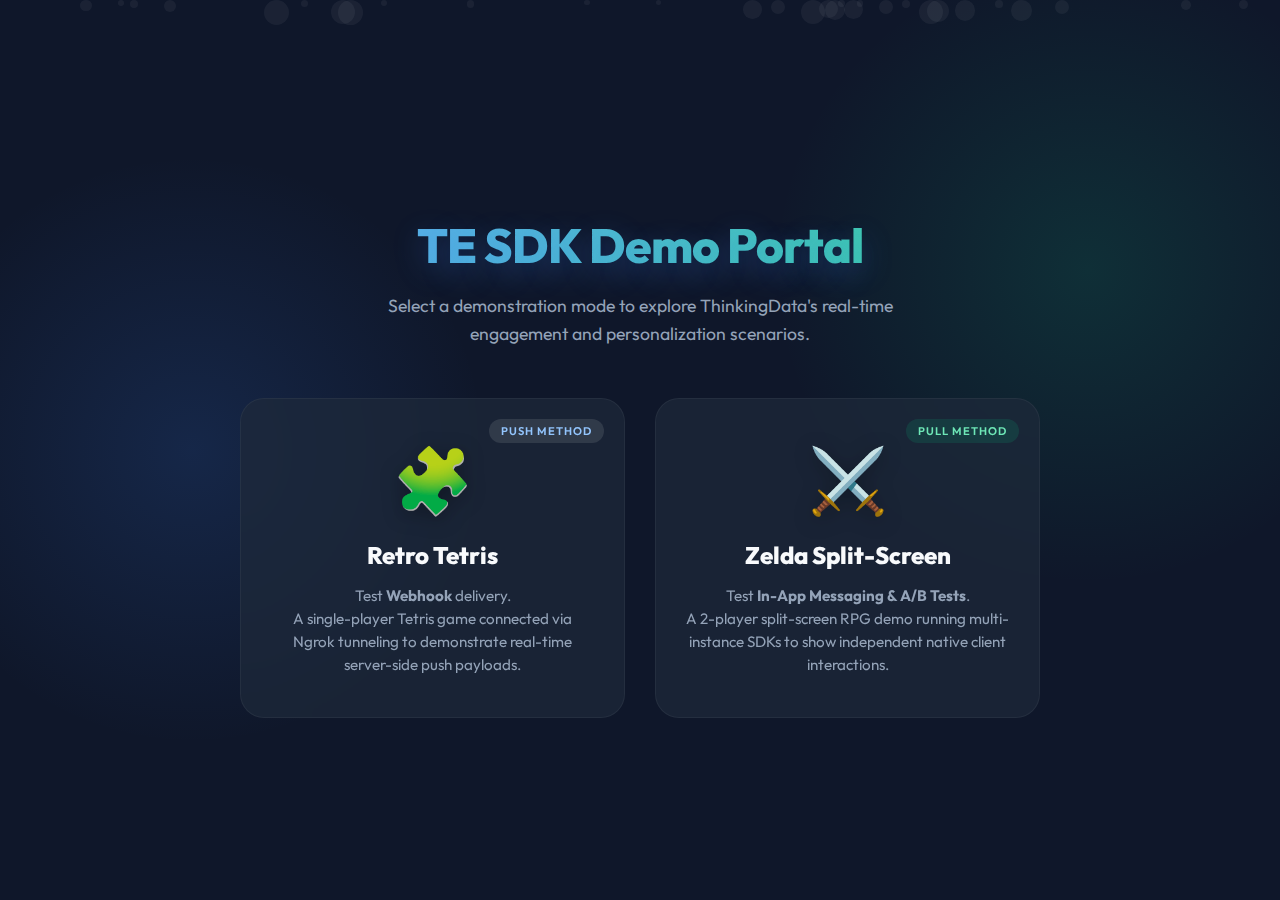
<file: index.html>
<!DOCTYPE html>
<html lang="en">

<head>
    <meta charset="UTF-8">
    <meta name="viewport" content="width=device-width, initial-scale=1.0, maximum-scale=1.0, user-scalable=no">
    <title>TE SDK Demo Portal</title>
    <link href="https://fonts.googleapis.com/css2?family=Press+Start+2P&family=Outfit:wght@400;600;800&display=swap"
        rel="stylesheet">
    <style>
        :root {
            --bg-color: #0f172a;
            --text-main: #f8fafc;
            --text-muted: #94a3b8;
            --accent-primary: #3b82f6;
            --accent-secondary: #10b981;
            --card-bg: rgba(30, 41, 59, 0.7);
        }

        body {
            margin: 0;
            padding: 0;
            background-color: var(--bg-color);
            background-image:
                radial-gradient(circle at 15% 50%, rgba(59, 130, 246, 0.15), transparent 25%),
                radial-gradient(circle at 85% 30%, rgba(16, 185, 129, 0.15), transparent 25%);
            color: var(--text-main);
            font-family: 'Outfit', sans-serif;
            min-height: 100vh;
            display: flex;
            flex-direction: column;
            align-items: center;
            justify-content: center;
            overflow-x: hidden;
        }

        .portal-container {
            max-width: 800px;
            width: 90%;
            text-align: center;
            z-index: 10;
        }

        h1 {
            font-size: 3rem;
            font-weight: 800;
            margin-bottom: 10px;
            background: linear-gradient(135deg, #60a5fa, #34d399);
            -webkit-background-clip: text;
            -webkit-text-fill-color: transparent;
            text-shadow: 0 10px 30px rgba(59, 130, 246, 0.3);
            letter-spacing: -1px;
        }

        p.subtitle {
            font-size: 1.1rem;
            color: var(--text-muted);
            margin-bottom: 50px;
            line-height: 1.6;
            max-width: 600px;
            margin-left: auto;
            margin-right: auto;
        }

        .cards-grid {
            display: grid;
            grid-template-columns: repeat(auto-fit, minmax(300px, 1fr));
            gap: 30px;
            margin-top: 20px;
        }

        .mode-card {
            background: var(--card-bg);
            border: 1px solid rgba(255, 255, 255, 0.05);
            border-radius: 24px;
            padding: 40px 30px;
            text-decoration: none;
            color: var(--text-main);
            transition: all 0.4s cubic-bezier(0.175, 0.885, 0.32, 1.275);
            display: flex;
            flex-direction: column;
            align-items: center;
            backdrop-filter: blur(12px);
            position: relative;
            overflow: hidden;
        }

        .mode-card::before {
            content: '';
            position: absolute;
            top: 0;
            left: 0;
            right: 0;
            height: 4px;
            background: var(--accent-primary);
            opacity: 0;
            transition: opacity 0.3s ease;
        }

        .mode-card:hover {
            transform: translateY(-10px);
            box-shadow: 0 20px 40px rgba(0, 0, 0, 0.4);
            border-color: rgba(255, 255, 255, 0.1);
        }

        .mode-card:hover::before {
            opacity: 1;
        }

        .mode-card.webhook::before {
            background: var(--accent-primary);
        }

        .mode-card.client::before {
            background: var(--accent-secondary);
        }

        .card-icon {
            font-size: 4rem;
            margin-bottom: 20px;
            filter: drop-shadow(0 4px 10px rgba(0, 0, 0, 0.3));
        }

        .card-title {
            font-size: 1.5rem;
            font-weight: 800;
            margin-bottom: 15px;
        }

        .card-desc {
            color: var(--text-muted);
            font-size: 0.95rem;
            line-height: 1.5;
        }

        .card-badge {
            position: absolute;
            top: 20px;
            right: 20px;
            background: rgba(255, 255, 255, 0.1);
            padding: 5px 12px;
            border-radius: 20px;
            font-size: 0.7rem;
            font-weight: 600;
            letter-spacing: 1px;
            text-transform: uppercase;
        }

        .badge-webhook {
            color: #93c5fd;
        }

        .badge-client {
            color: #6ee7b7;
            background: rgba(16, 185, 129, 0.15);
        }

        /* Animated background particles */
        .particles {
            position: absolute;
            inset: 0;
            overflow: hidden;
            pointer-events: none;
            z-index: 0;
        }

        .particle {
            position: absolute;
            background: rgba(255, 255, 255, 0.05);
            border-radius: 50%;
            animation: float 20s infinite linear;
        }

        @keyframes float {
            0% {
                transform: translateY(100vh) scale(0);
                opacity: 0;
            }

            20% {
                opacity: 1;
            }

            80% {
                opacity: 1;
            }

            100% {
                transform: translateY(-100px) scale(2);
                opacity: 0;
            }
        }

        @media (max-width: 600px) {
            h1 {
                font-size: 2.2rem;
            }

            .mode-card {
                padding: 30px 20px;
            }
        }
    </style>
</head>

<body>
    <div class="particles" id="particles"></div>

    <div class="portal-container">
        <h1>TE SDK Demo Portal</h1>
        <p class="subtitle">Select a demonstration mode to explore ThinkingData's real-time engagement and
            personalization scenarios.</p>

        <div class="cards-grid">
            <!-- Webhook Mode -->
            <a href="webhook-test.html" class="mode-card webhook">
                <div class="card-badge badge-webhook">Push Method</div>
                <div class="card-icon">🧩</div>
                <div class="card-title">Retro Tetris</div>
                <div class="card-desc">
                    Test <strong>Webhook</strong> delivery.<br>
                    A single-player Tetris game connected via Ngrok tunneling to demonstrate real-time server-side push
                    payloads.
                </div>
            </a>

            <!-- Client A/B Test Mode -->
            <a href="client-test.html" class="mode-card client">
                <div class="card-badge badge-client">Pull Method</div>
                <div class="card-icon">⚔️</div>
                <div class="card-title">Zelda Split-Screen</div>
                <div class="card-desc">
                    Test <strong>In-App Messaging & A/B Tests</strong>.<br>
                    A 2-player split-screen RPG demo running multi-instance SDKs to show independent native client
                    interactions.
                </div>
            </a>
        </div>
    </div>

    <script>
        // Simple background particles effect
        const particlesContainer = document.getElementById('particles');
        for(let i=0; i<30; i++) {
            const p = document.createElement('div');
            p.className = 'particle';
            p.style.left = Math.random() * 100 + 'vw';
            p.style.width = p.style.height = (Math.random() * 20 + 5) + 'px';
            p.style.animationDuration = (Math.random() * 10 + 10) + 's';
            p.style.animationDelay = (Math.random() * 10) + 's';
            particlesContainer.appendChild(p);
        }
    </script>
</body>

</html>
</file>
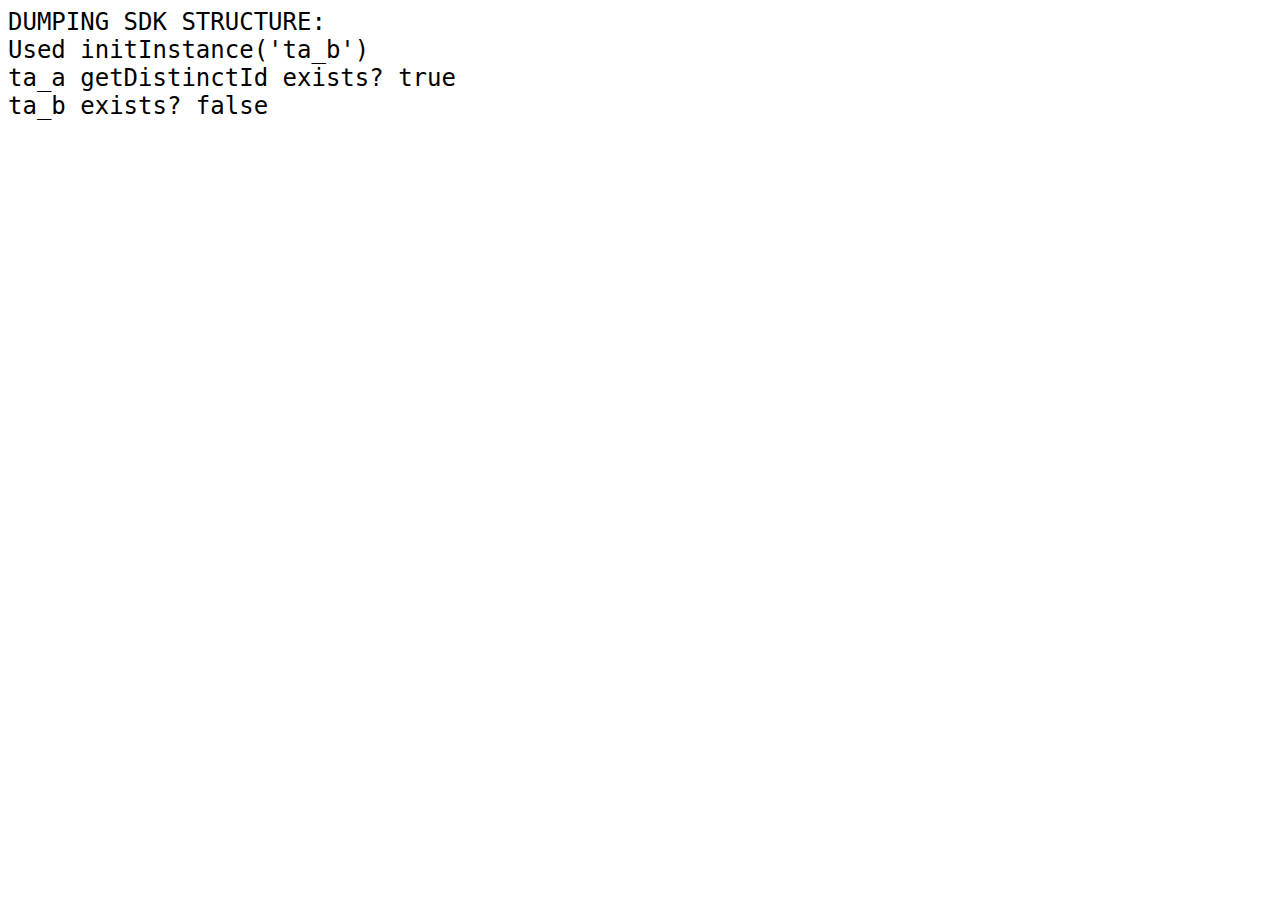
<file: dump.html>
<!DOCTYPE html>
<html>

<head>
    <meta charset="utf-8">
</head>

<body>
    <div id="output" style="font-size: 24px; font-family: monospace; white-space: pre-wrap; word-break: break-all;">
    </div>
    <script src="./thinkingdata.umd.min.js"></script>
    <script>
        setTimeout(() => {
            // Initialize main instance
            window.thinkingdata.init({
                appId: 'd7b28cf45e4c4a75a7d811a5a61c85bc',
                serverUrl: 'https://te-receiver-naver.thinkingdata.kr',
                enableLog: false,
                send_method: 'ajax'
            });

            let out = "DUMPING SDK STRUCTURE:\n";
            try {
                // Try to create child/light instances
                window.ta_a = window.thinkingdata; // Main instance acts as A
                if (typeof window.thinkingdata.initInstance === 'function') {
                    window.ta_b = window.thinkingdata.initInstance('ta_b');
                    out += "Used initInstance('ta_b')\n";
                } else if (typeof window.thinkingdata.createLightInstance === 'function') {
                    window.ta_b = window.thinkingdata.createLightInstance();
                    out += "Used createLightInstance()\n";
                } else {
                    out += "NO MULTI-INSTANCE METHOD FOUND on window.thinkingdata!\n";
                }
                
                out += "ta_a getDistinctId exists? " + (window.ta_a && typeof window.ta_a.getDistinctId === 'function') + "\n";
                out += "ta_b exists? " + !!window.ta_b + "\n";
                if (window.ta_b) {
                   out += "ta_b getDistinctId exists? " + (typeof window.ta_b.getDistinctId === 'function') + "\n";
                }
            } catch(e) {
                out += "ERROR: " + e.message + "\n";
            }

            document.getElementById('output').innerText = out;
        }, 500);
    </script>
</body>

</html>
</file>
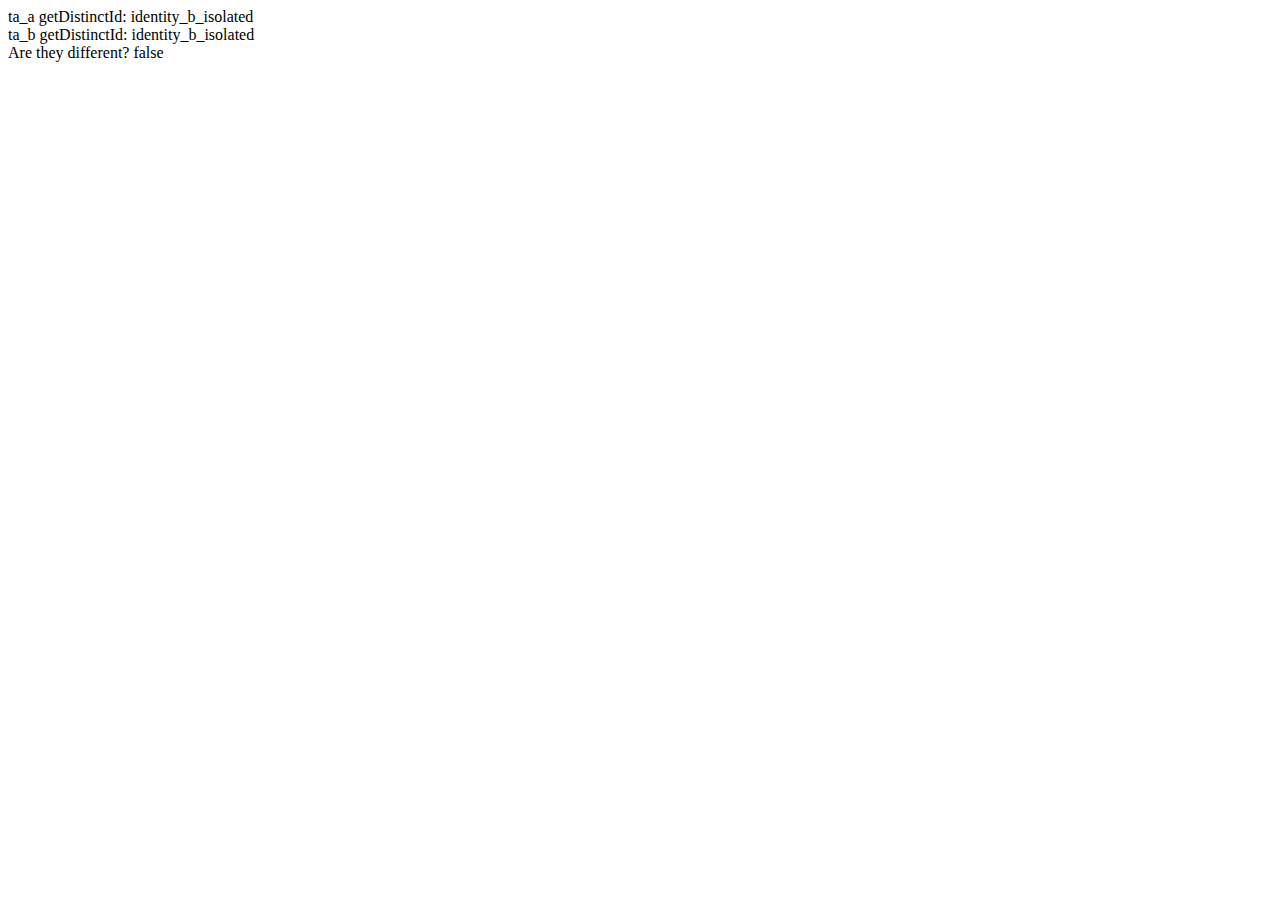
<file: test-sdk.html>
<!DOCTYPE html>
<html><body>
<script src="thinkingdata.umd.min.js"></script>
<script>
    setTimeout(() => {
        let out = "";
        try {
            var ta_a = Object.create(window.thinkingdata);
            ta_a.init({appId:'1', serverUrl:'1', persistenceName: 'ta_a'});
            
            var ta_b = Object.create(window.thinkingdata);
            ta_b.init({appId:'1', serverUrl:'1', persistenceName: 'ta_b'});
            
            out += "ta_a getDistinctId: " + ta_a.getDistinctId() + "\n";
            out += "ta_b getDistinctId: " + ta_b.getDistinctId() + "\n";
            out += "Are they different? " + (ta_a.getDistinctId() !== ta_b.getDistinctId()) + "\n";
        } catch(e) {
            out += "Error: " + e.message;
        }
        document.body.innerText = out;
    }, 500);
</script>
</body></html>
</file>
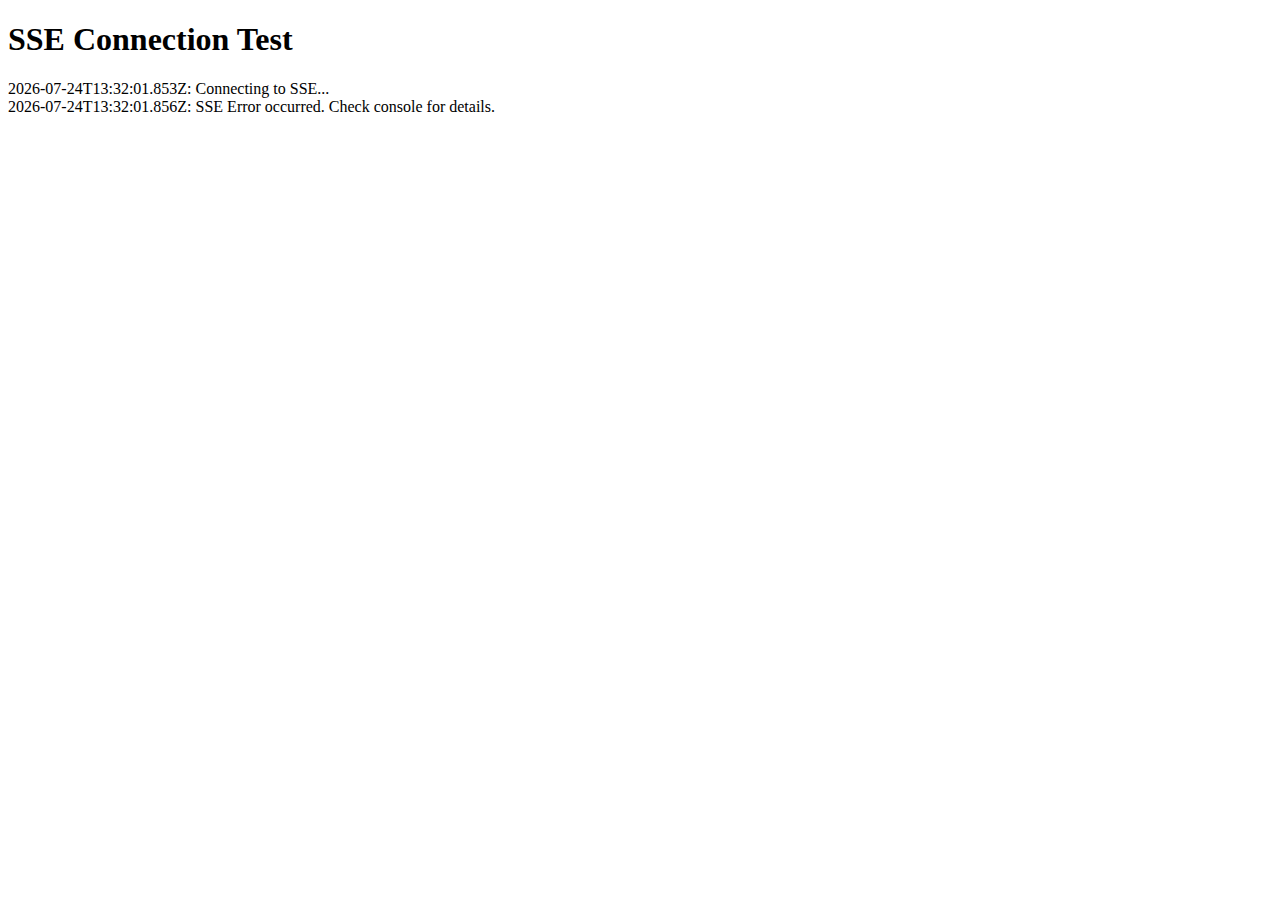
<file: test-sse.html>
<!DOCTYPE html>
<html>

<body>
    <h1>SSE Connection Test</h1>
    <div id="log"></div>
    <script>
        const logEl = document.getElementById('log');
        function addLog(msg) {
            logEl.innerHTML += `<div>${new Date().toISOString()}: ${msg}</div>`;
            console.log(msg);
        }

        addLog("Connecting to SSE...");
        const sse = new EventSource('http://localhost:8788/events');

        sse.onopen = () => addLog("SSE Connection Opened!");

        sse.onmessage = (e) => addLog("SSE Message received: " + e.data);

        sse.onerror = (e) => {
            addLog("SSE Error occurred. Check console for details.");
            console.error("SSE Error:", e);
        };
    </script>
</body>

</html>
</file>
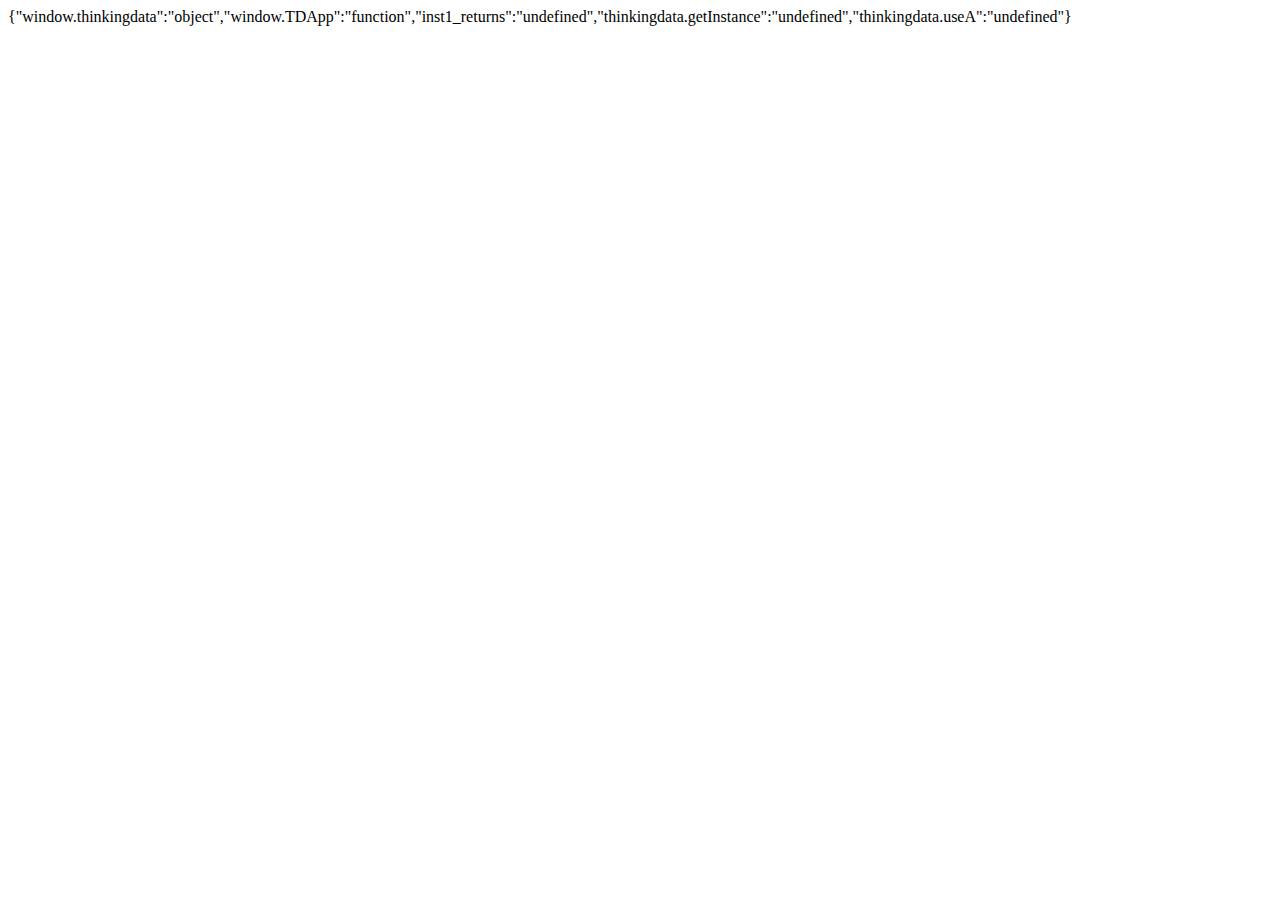
<file: test_init.html>
<!DOCTYPE html>
<html>

<head>
    <script src="./thinkingdata.umd.min.js"></script>
    <script src="./tdcore.umd.min.js"></script>
    <script>
        window.addEventListener('load', () => {
            let log = {
                'window.thinkingdata': typeof window.thinkingdata,
                'window.TDApp': typeof window.TDApp,
            };

            try {
                let inst1 = window.thinkingdata.init({ appId: 'test1', serverUrl: 'test', name: 'useA' });
                log['inst1_returns'] = typeof inst1;
                if (inst1) log['inst1.track'] = typeof inst1.track;
            } catch (e) { log['inst1 error'] = e.message; }

            // Is there a .getInstance?
            log['thinkingdata.getInstance'] = typeof window.thinkingdata.getInstance;

            // Is it attached to thinkingdata?
            log['thinkingdata.useA'] = typeof window.thinkingdata.useA;

            document.getElementById('log').innerText = JSON.stringify(log);
        });
    </script>
</head>

<body>
    <div id="log"></div>
</body>

</html>
</file>
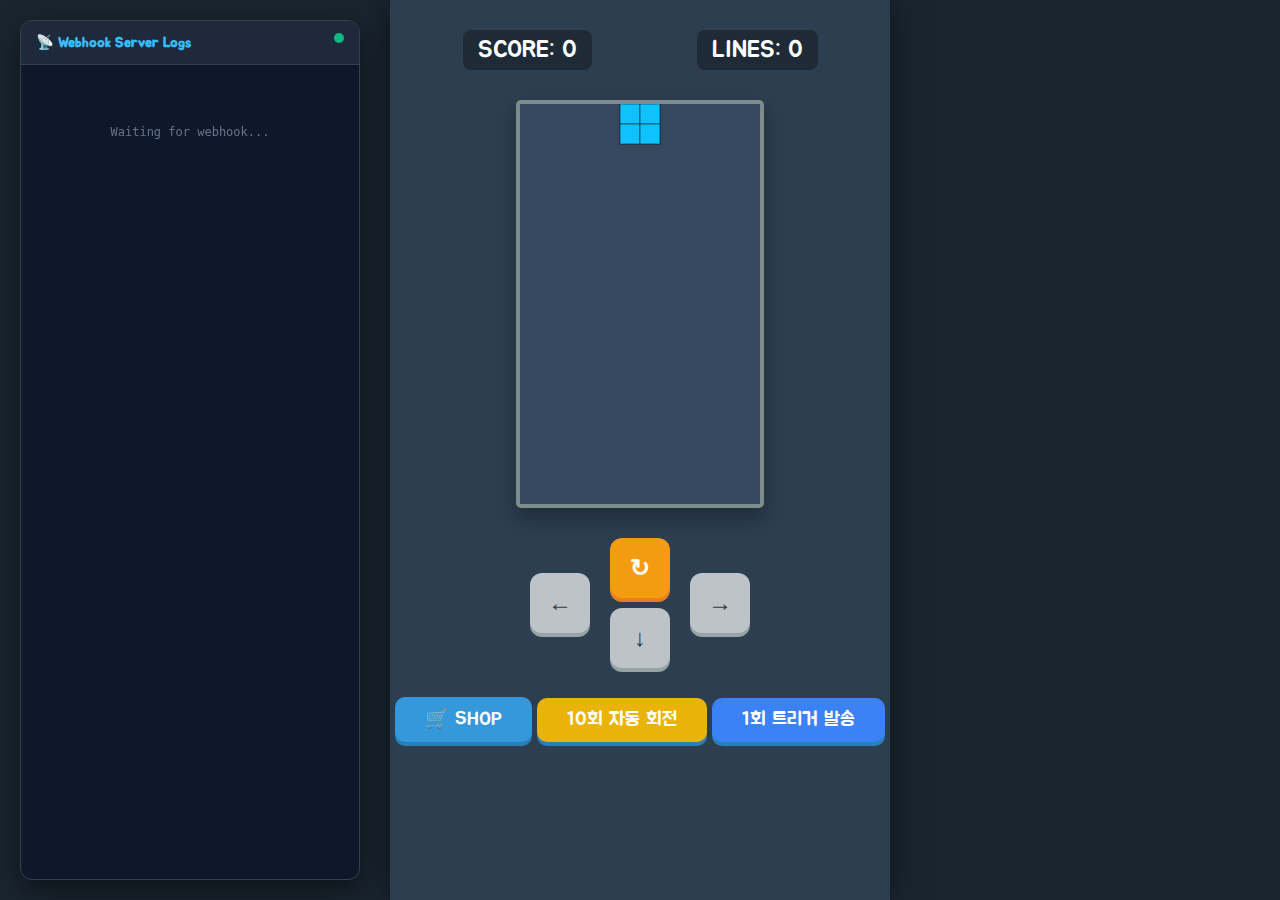
<file: webhook-test.html>
<!DOCTYPE html>
<html lang="ko">

<head>
    <meta charset="UTF-8">
    <meta name="viewport" content="width=device-width, initial-scale=1.0">
    <title>ThinkingData Story - Tetris Mode</title>
    <link rel="stylesheet" href="style.css">
    <link href="https://fonts.googleapis.com/css2?family=Jua&family=Dongle:wght@300;400;700&display=swap"
        rel="stylesheet">

    <!-- Thinking Analytics SDK BEGIN -->
    <script src="./thinkingdata.umd.min.js"></script>
    <script src="./tdcore.umd.min.js"></script>
    <script src="./tdremoteconfig.umd.min.js"></script>
    <script src="./tdstrategy.umd.min.js"></script>
    <script>
        window.__pendingTriggerMessages = [];
        try {
            if (!window.TDApp || typeof window.TDApp.init !== 'function') {
                throw new Error('TDApp SDK not found');
            }
            window.TDApp.init({
                appId: 'd7b28cf45e4c4a75a7d811a5a61c85bc',
                serverUrl: 'https://te-receiver-naver.thinkingdata.kr',
                enableLog: true,
                debugMode: 'debug',
                send_method: 'ajax',
                autoTrack: { pageShow: true, pageHide: true },
                templates: [{ templateCode: 'td_strategy', mode: 'none' }],
                triggerListener: function (result) {
                    if (window.onTriggerMessage) {
                        window.onTriggerMessage(result);
                    } else {
                        window.__pendingTriggerMessages.push(result);
                    }
                }
            });
            window.ta = window.tdanalytics2024 || window.thinkingdata;
            if (window.ta && typeof window.ta.login === 'function') {
                const testUserId = 'demo_tester_' + Math.floor(Math.random() * 100000);
                window.ta.login(testUserId);
            }
            if (window.ta && typeof window.ta.quick === 'function') {
                window.ta.quick('autoTrack');
            }
            console.log('TDApp Initialized');
        } catch (e) {
            console.error('SDK Init Failed:', e);
        }
        window.addEventListener('load', function () {
            if (window.onSDKLoad) window.onSDKLoad();
        });
    </script>
    <!-- Thinking Analytics SDK END -->
</head>

<body>
    <div class="app-stage">
        <!-- Webhook Server Logs Panel -->
        <div id="server-logs-panel" class="server-logs-panel">
            <div class="panel-header">
                📡 Webhook Server Logs
                <div class="pulse-indicator"></div>
            </div>
            <div id="server-logs-content" class="panel-content">
                <div style="color: #64748b; text-align: center; margin-top: 50px;">Waiting for webhook...</div>
            </div>
        </div>

        <!-- Game World -->
        <main class="game-world" id="game-screen">
            <div class="top-hud">
                <div class="score-badge">SCORE: <span id="score">0</span></div>
                <div class="score-badge">LINES: <span id="lines">0</span></div>
            </div>

            <div class="tetris-container">
                <canvas id="tetris" width="240" height="400"></canvas>
            </div>

            <!-- Controls -->
            <div class="controls-layer">
                <button class="btn-control" onclick="moveLeft()">←</button>
                <div class="center-controls">
                    <button class="btn-control btn-rotate" onclick="rotate()">↻</button>
                    <button class="btn-control" onclick="moveDown()">↓</button>
                </div>
                <button class="btn-control" onclick="moveRight()">→</button>
            </div>
            <div class="actions-layer">
                <button class="btn-action" onclick="onClickStore()">🛒 SHOP</button>
                <button class="btn-action" onclick="force10Rotates()"
                    style="margin-top: 10px; background: #eab308; color: #fff;">10회 자동 회전</button>
                <button class="btn-action" onclick="sendTriggerEvent()"
                    style="margin-top: 10px; background: #3b82f6; color: #fff;">1회 트리거 발송</button>
            </div>
        </main>

        <!-- Store Modal -->
        <div id="store-modal" class="modal-overlay">
            <div class="modal-card">
                <div class="modal-header">
                    <h2>🛒 Item Shop</h2>
                    <button class="btn-x" onclick="closeStore()">✖</button>
                </div>
                <div class="modal-body">
                    <div class="shop-item">
                        <div class="item-icon">💣</div>
                        <div class="item-details">
                            <strong>Line Clear Bomb</strong>
                            <p class="price product-info">5,000 Score</p>
                        </div>
                        <button class="btn-buy" onclick="onBuyProduct('bomb', 5000)">Buy</button>
                    </div>
                </div>
            </div>
        </div>

        <!-- Payment Push Popup -->
        <div id="promo-popup" class="modal-overlay">
            <div class="modal-card popup-bounce">
                <button class="btn-x-float" onclick="closePromo()">✖</button>
                <div class="popup-badge">HOT DEAL 🔥</div>
                <h2>Special Package!</h2>
                <p id="promo-copy">Clear lines easily! 50% OFF!</p>
                <button class="btn-cta" onclick="applyPromo()">Check it out</button>
            </div>
        </div>

        <!-- In-App Message Overlay -->
        <div id="engage-overlay" class="modal-overlay">
            <div class="modal-card popup-bounce">
                <button class="btn-x-float" onclick="closeEngage()">✖</button>
                <h2 id="engage-title">Event Triggered!</h2>
                <p id="engage-body">You found a hidden event.</p>
                <button class="btn-cta" onclick="closeEngage()">Confirm</button>
            </div>
        </div>
    </div>

    <script src="game.js?v=test22"></script>
</body>

</html>
</file>
<file: style.css>
/* Tetris Style Minimalist Theme */
@import url('https://fonts.googleapis.com/css2?family=Jua&family=Dongle:wght@300;400;700&display=swap');

:root {
  --font-main: 'Jua', sans-serif;
  --font-ui: 'Dongle', sans-serif;
  --bg-color: #2c3e50;
  --board-bg: #34495e;
  --ui-bg: rgba(255, 255, 255, 0.95);
  --accent-color: #e74c3c;
  --secondary-color: #3498db;
  --shadow-soft: 0 4px 15px rgba(0, 0, 0, 0.2);
}

* {
  box-sizing: border-box;
  user-select: none;
}

body {
  margin: 0;
  padding: 0;
  width: 100vw;
  height: 100vh;
  overflow: hidden;
  font-family: var(--font-main);
  background: #1a252f;
}

.app-stage {
  width: 100%;
  height: 100%;
  position: relative;
  display: flex;
  justify-content: center;
  align-items: center;
}

.game-world {
  width: 100%;
  max-width: 500px;
  height: 100%;
  background: var(--bg-color);
  position: relative;
  display: flex;
  flex-direction: column;
  align-items: center;
  padding: 20px 0;
  box-shadow: 0 0 30px rgba(0, 0, 0, 0.5);
}

.top-hud {
  display: flex;
  justify-content: space-around;
  width: 100%;
  padding: 10px 20px;
  color: #fff;
  font-size: 1.5rem;
}

.score-badge {
  background: rgba(0, 0, 0, 0.3);
  padding: 5px 15px;
  border-radius: 8px;
}

.tetris-container {
  margin-top: 20px;
  background: var(--board-bg);
  border: 4px solid #7f8c8d;
  border-radius: 5px;
  box-shadow: 0 10px 20px rgba(0, 0, 0, 0.3);
}

canvas {
  display: block;
}

.controls-layer {
  margin-top: 30px;
  display: flex;
  gap: 20px;
  align-items: center;
}

.center-controls {
  display: flex;
  flex-direction: column;
  gap: 10px;
}

.btn-control {
  width: 60px;
  height: 60px;
  border-radius: 12px;
  background: #bdc3c7;
  border: none;
  font-size: 1.5rem;
  font-weight: bold;
  color: #2c3e50;
  cursor: pointer;
  box-shadow: 0 4px 0 #95a5a6;
  transition: transform 0.1s, box-shadow 0.1s;
}

.btn-control:active {
  transform: translateY(4px);
  box-shadow: none;
}

.btn-rotate {
  background: #f39c12;
  color: #fff;
  box-shadow: 0 4px 0 #e67e22;
}

.actions-layer {
  margin-top: 20px;
}

.btn-action {
  padding: 10px 30px;
  background: var(--secondary-color);
  color: #fff;
  border: none;
  border-radius: 10px;
  font-family: var(--font-main);
  font-size: 1.2rem;
  cursor: pointer;
  box-shadow: 0 4px 0 #2980b9;
}

.btn-action:active {
  transform: translateY(4px);
  box-shadow: none;
}



.log-title {
  color: #95a5a6;
  font-size: 0.8rem;
  margin-bottom: 5px;
}

.logs-content {
  flex: 1;
  overflow-y: auto;
  font-family: var(--font-ui);
  font-size: 1.2rem;
  color: #ecf0f1;
  line-height: 1;
}

.log-item.system {
  color: #f1c40f;
}

.log-item.track {
  color: #3498db;
}

.input-row {
  display: flex;
  gap: 5px;
  margin-bottom: 5px;
}

.input-row input {
  flex: 1;
  padding: 5px;
  border: 1px solid #ccc;
  border-radius: 4px;
}

.btn-small {
  padding: 5px 10px;
  background: #95a5a6;
  color: #fff;
  border: none;
  border-radius: 4px;
  cursor: pointer;
}

.btn-wide {
  width: 100%;
  padding: 10px;
  border-radius: 8px;
  border: none;
  cursor: pointer;
  font-family: var(--font-main);
  font-size: 1rem;
}

.btn-wide.accent {
  background: var(--accent-color);
  color: #fff;
}

/* Modals */
.modal-overlay {
  display: none;
  position: fixed;
  inset: 0;
  background: rgba(0, 0, 0, 0.6);
  z-index: 200;
  justify-content: center;
  align-items: center;
}

.modal-card {
  background: #fff;
  border-radius: 12px;
  width: 320px;
  padding: 20px;
  text-align: center;
  box-shadow: 0 10px 30px rgba(0, 0, 0, 0.3);
  position: relative;
}

.modal-header {
  display: flex;
  justify-content: space-between;
  align-items: center;
  margin-bottom: 15px;
  border-bottom: 2px solid #ecf0f1;
  padding-bottom: 10px;
}

.btn-x,
.btn-x-float {
  background: #ecf0f1;
  border: none;
  width: 30px;
  height: 30px;
  border-radius: 50%;
  cursor: pointer;
  color: #7f8c8d;
}

.btn-x-float {
  position: absolute;
  top: 10px;
  right: 10px;
}

/* Server Logs Panel (Left Side Overlay) */
.server-logs-panel {
  position: absolute;
  left: 20px;
  top: 20px;
  bottom: 20px;
  width: 340px;
  background: rgba(15, 23, 42, 0.95);
  border: 1px solid #334155;
  border-radius: 12px;
  display: flex;
  flex-direction: column;
  overflow: hidden;
  box-shadow: 0 10px 30px rgba(0, 0, 0, 0.5);
  backdrop-filter: blur(10px);
  z-index: 100;
  color: #e2e8f0;
}

.server-logs-panel .panel-header {
  padding: 12px 15px;
  background: #1e293b;
  font-weight: bold;
  border-bottom: 1px solid #334155;
  font-size: 0.9rem;
  color: #38bdf8;
  display: flex;
  justify-content: space-between;
}

.server-logs-panel .pulse-indicator {
  width: 10px;
  height: 10px;
  background: #10b981;
  border-radius: 50%;
  animation: pulse 2s infinite;
}

@keyframes pulse {
  0% {
    transform: scale(0.95);
    box-shadow: 0 0 0 0 rgba(16, 185, 129, 0.7);
  }

  70% {
    transform: scale(1);
    box-shadow: 0 0 0 6px rgba(16, 185, 129, 0);
  }

  100% {
    transform: scale(0.95);
    box-shadow: 0 0 0 0 rgba(16, 185, 129, 0);
  }
}

.server-logs-panel .panel-content {
  flex: 1;
  padding: 10px;
  overflow-y: auto;
  font-family: ui-monospace, SFMono-Regular, Menlo, Monaco, Consolas, monospace;
  font-size: 0.75rem;
  display: flex;
  flex-direction: column;
  gap: 10px;
}

.server-log-item {
  background: #1e293b;
  padding: 10px;
  border-radius: 6px;
  border-left: 3px solid #10b981;
  word-wrap: break-word;
  white-space: pre-wrap;
}

.server-log-time {
  color: #94a3b8;
  font-size: 0.7rem;
  margin-bottom: 8px;
  border-bottom: 1px solid #334155;
  padding-bottom: 4px;
}

.server-log-raw {
  color: #a7f3d0;
}

@media (max-width: 1000px) {
  .server-logs-panel {
    display: none;
    /* Hide on small screens where it overlaps game */
  }
}

.shop-item {
  display: flex;
  align-items: center;
  gap: 10px;
  background: #f7f9fa;
  padding: 10px;
  border-radius: 8px;
}

.item-icon {
  font-size: 24px;
}

.item-details {
  flex: 1;
  text-align: left;
}

.price {
  color: var(--accent-color);
  font-weight: bold;
  margin: 0;
}

.btn-buy,
.btn-cta {
  background: var(--secondary-color);
  color: #fff;
  border: none;
  padding: 8px 16px;
  border-radius: 8px;
  cursor: pointer;
  font-family: var(--font-main);
}

.btn-cta {
  width: 100%;
  margin-top: 15px;
  font-size: 1.1rem;
  padding: 12px;
  background: var(--accent-color);
}

.popup-bounce {
  animation: popIn 0.3s cubic-bezier(0.68, -0.55, 0.27, 1.55);
}

.popup-badge {
  display: inline-block;
  background: #f1c40f;
  color: #d35400;
  padding: 4px 12px;
  border-radius: 20px;
  font-weight: bold;
  font-size: 0.9rem;
  margin-bottom: 10px;
}

@keyframes popIn {
  from {
    transform: scale(0.5);
    opacity: 0;
  }

  to {
    transform: scale(1);
    opacity: 1;
  }
}
</file>
